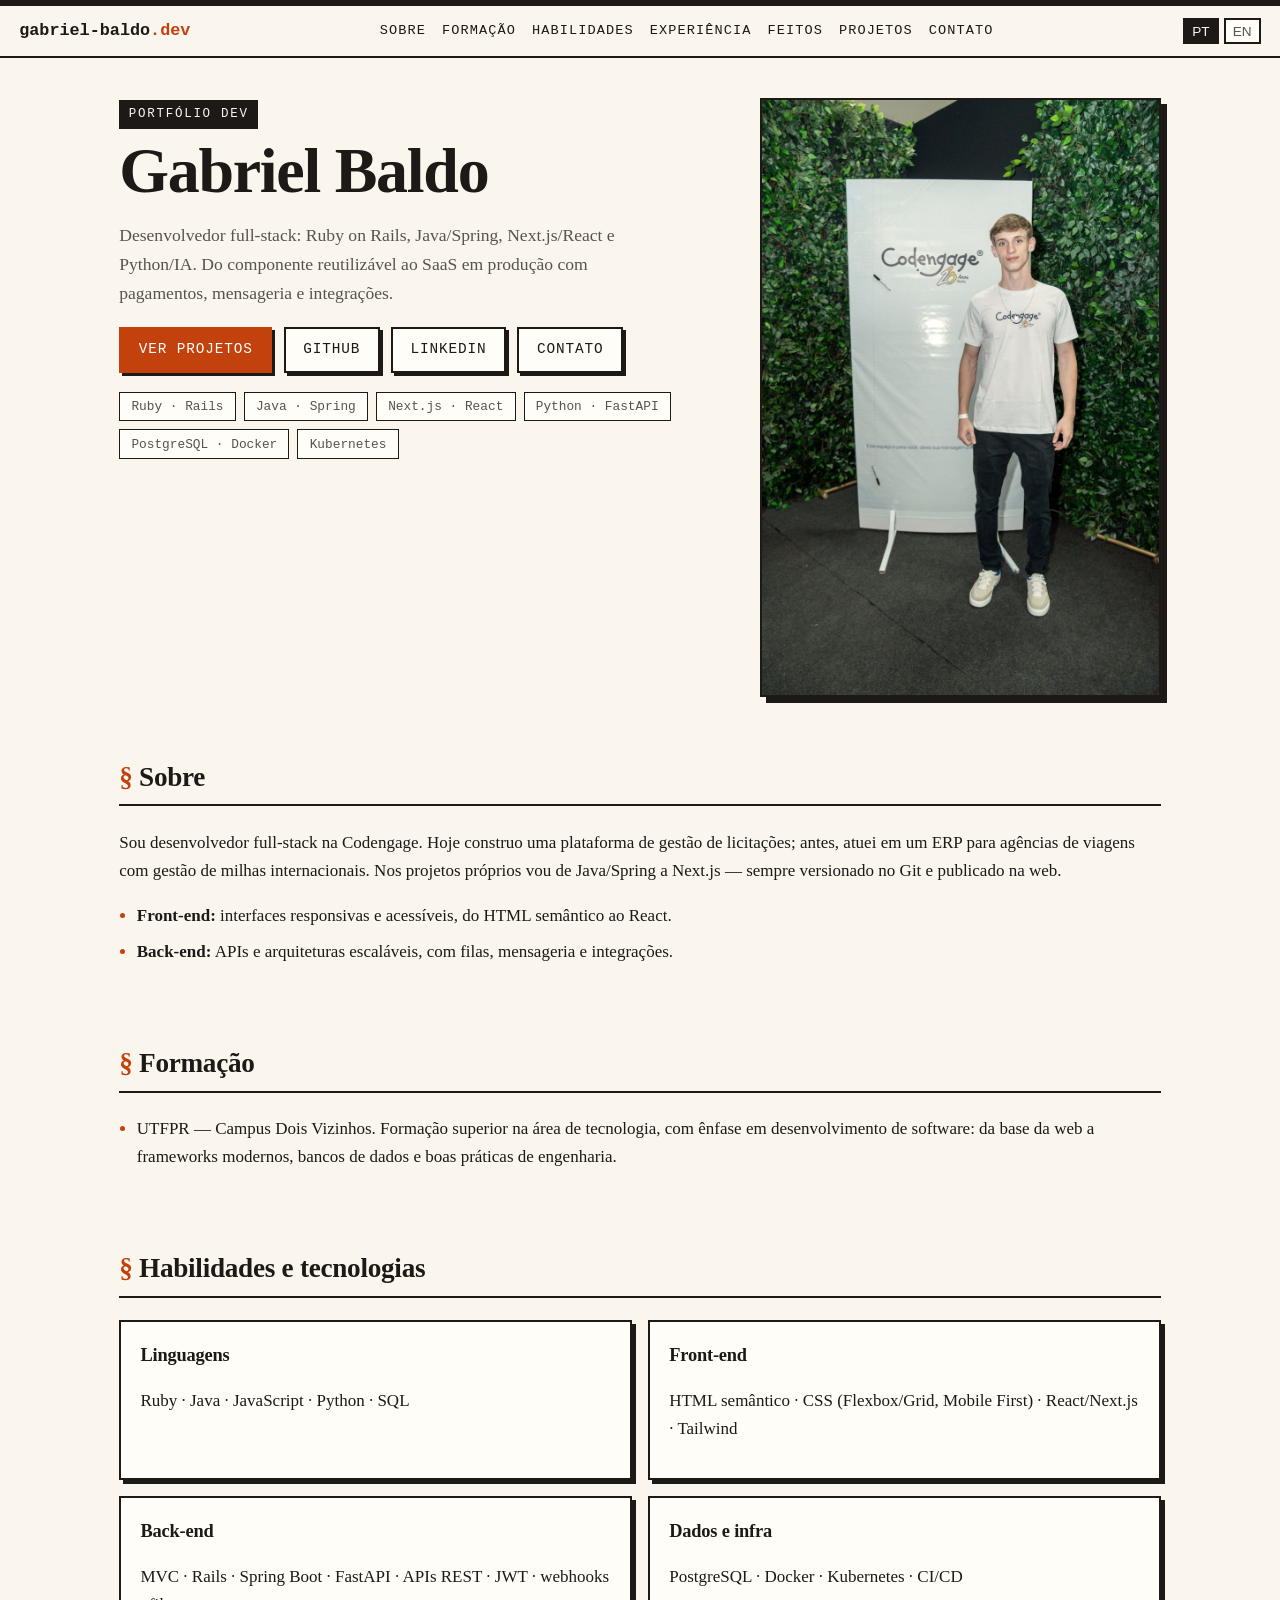
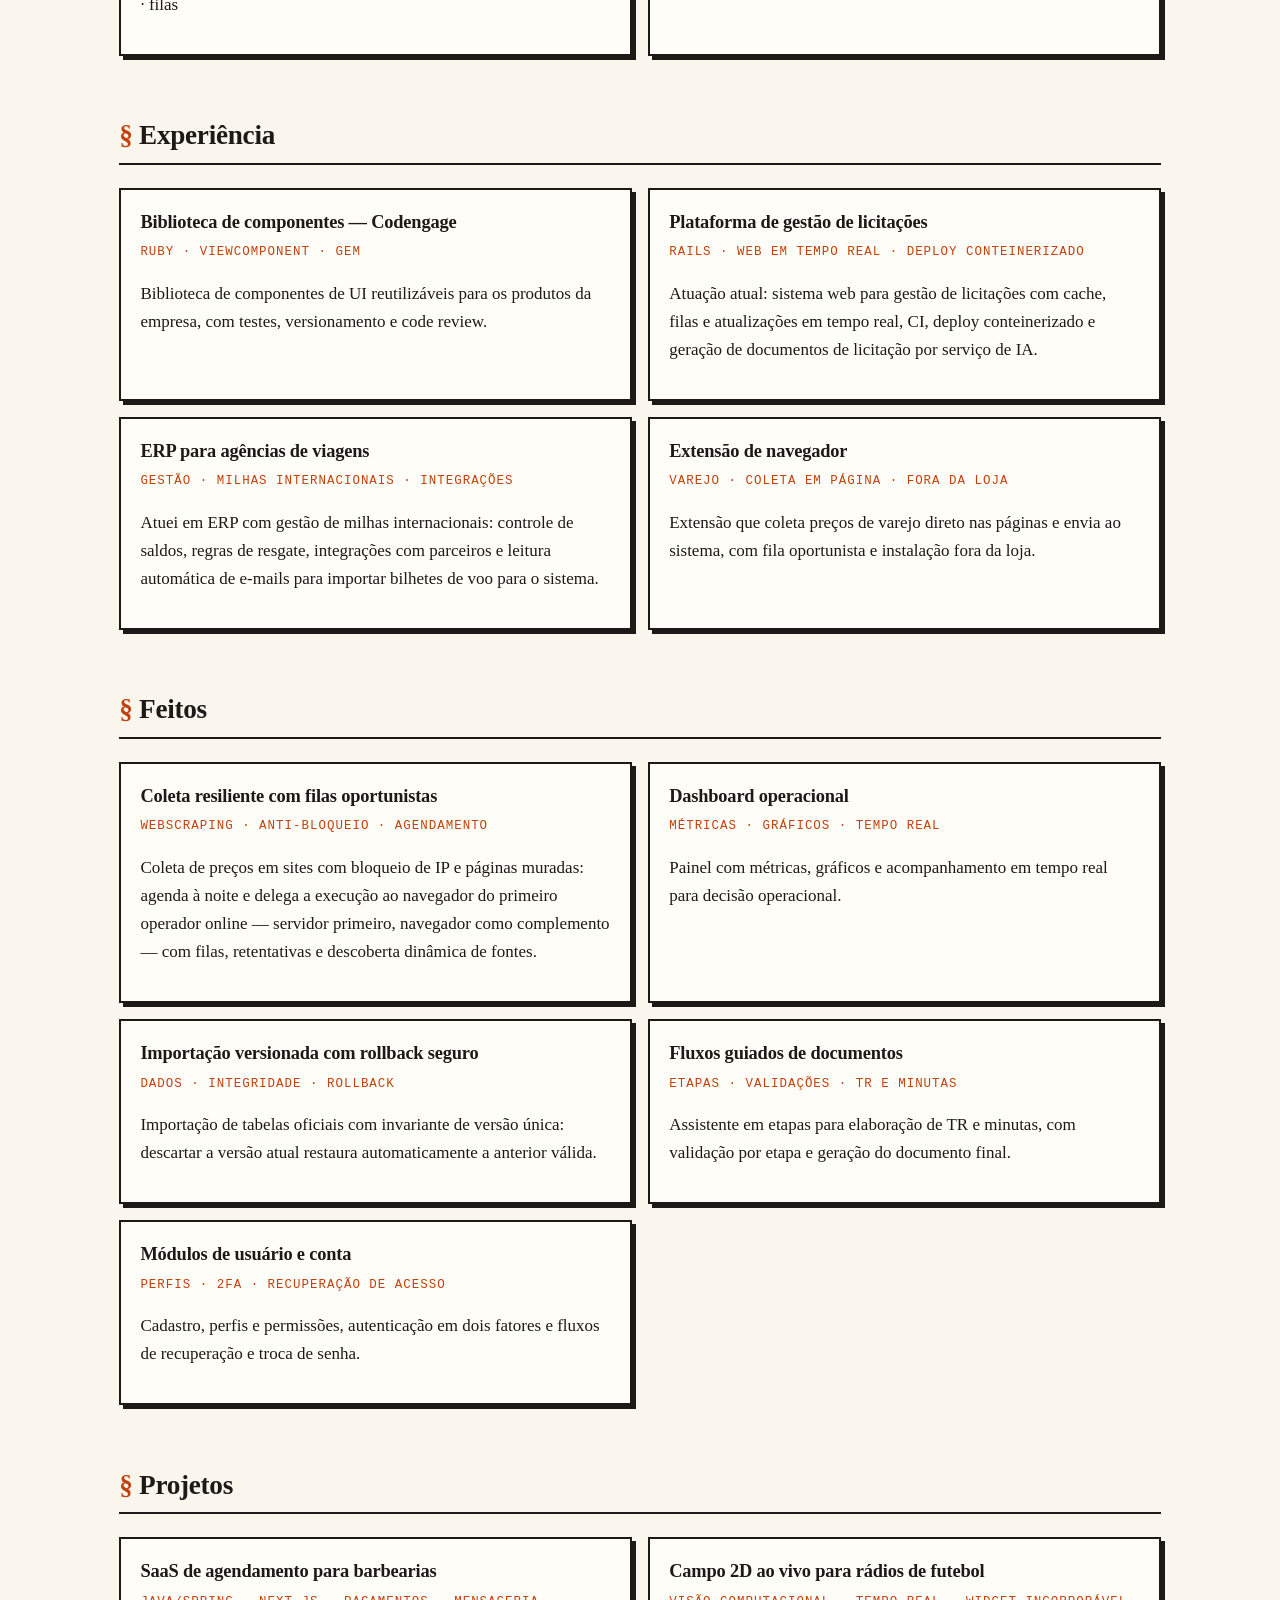
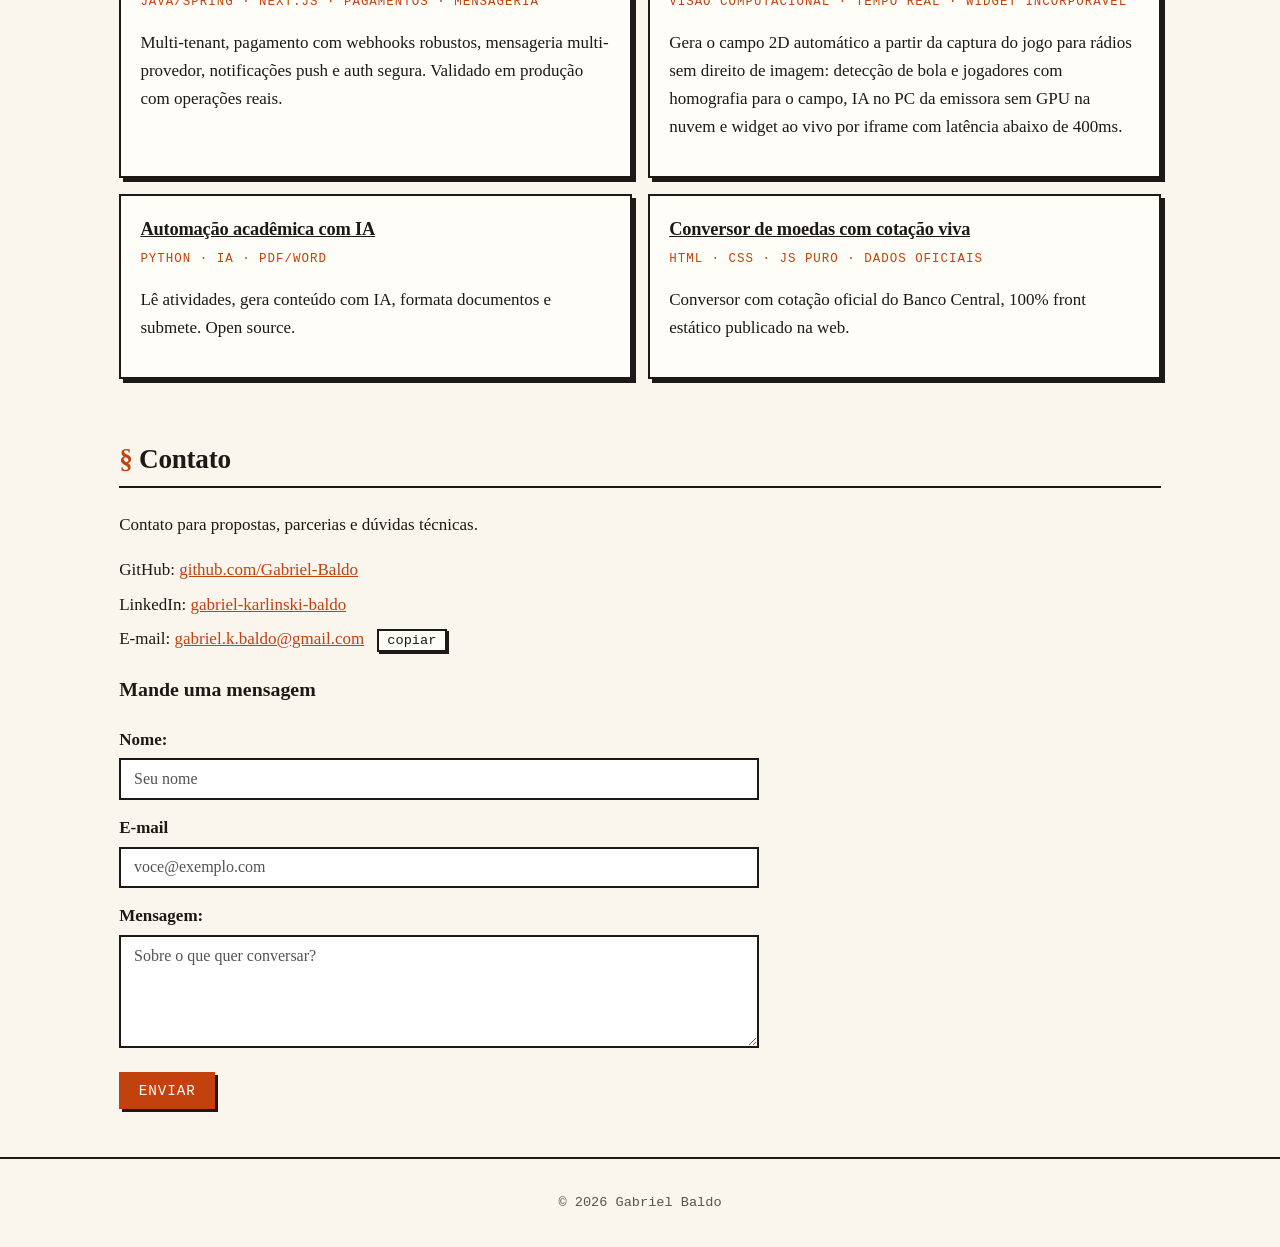
<file: index.html>
<!DOCTYPE html>
<html lang="pt-BR">
<head>
  <meta charset="UTF-8">
  <meta name="viewport" content="width=device-width, initial-scale=1.0">
  <meta name="description" content="Gabriel Baldo — desenvolvedor full-stack (Ruby on Rails, Java/Spring, Next.js/React, Python/IA).">
  <meta property="og:title" content="Gabriel Baldo — Dev Portfolio">
  <meta property="og:description" content="Ruby on Rails · Java/Spring · Next.js/React · Python/IA.">
  <meta property="og:type" content="website">
  <meta property="og:url" content="https://gabriel-baldo.github.io/portfolio/">
  <meta property="og:image" content="https://gabriel-baldo.github.io/portfolio/assets/img/hero.jpg">
  <meta name="twitter:card" content="summary_large_image">
  <meta name="twitter:title" content="Gabriel Baldo — Dev Portfolio">
  <meta name="twitter:description" content="Ruby on Rails · Java/Spring · Next.js/React · Python/IA.">
  <meta name="twitter:image" content="https://gabriel-baldo.github.io/portfolio/assets/img/hero.jpg">
  <title>Gabriel Baldo — Dev Portfolio</title>
  <link rel="stylesheet" href="css/style.css">
  <link rel="icon" href="data:image/svg+xml,<svg xmlns='http://www.w3.org/2000/svg' viewBox='0 0 64 64'><rect width='64' height='64' fill='%231c1917'/><text x='32' y='43' font-family='monospace' font-size='28' font-weight='bold' fill='%23faf6ee' text-anchor='middle'>GB</text></svg>">
</head>
<body>
  <header class="topo">
    <a class="logo" href="#inicio">gabriel-baldo<span>.dev</span></a>
    <button id="menu-btn" aria-label="Abrir menu" aria-expanded="false">☰</button>
    <nav id="menu">
      <a href="#sobre" data-i18n="nav.sobre">Sobre</a>
      <a href="#formacao" data-i18n="nav.formacao">Formação</a>
      <a href="#habilidades" data-i18n="nav.habilidades">Habilidades</a>
      <a href="#experiencia" data-i18n="nav.experiencia">Experiência</a>
      <a href="#feitos" data-i18n="nav.feitos">Feitos</a>
      <a href="#projetos" data-i18n="nav.projetos">Projetos</a>
      <a href="#contato" data-i18n="nav.contato">Contato</a>
    </nav>
    <div class="lang-toggle" role="group" aria-label="Idioma / Language">
      <button type="button" data-lang="pt" aria-pressed="true" title="Português">PT</button>
      <button type="button" data-lang="en" aria-pressed="false" title="English">EN</button>
    </div>
  </header>

  <main id="inicio">
    <section class="hero">
      <div class="hero-texto">
        <p class="kicker" data-i18n="hero.kicker">Portfólio dev</p>
        <h1>Gabriel Baldo</h1>
        <p class="sub" data-i18n="hero.sub">Desenvolvedor full-stack: Ruby on Rails, Java/Spring, Next.js/React e Python/IA. Do componente reutilizável ao SaaS em produção com pagamentos, mensageria e integrações.</p>
        <div class="cta">
          <a class="btn primario" href="#projetos" data-i18n="cta.projetos">Ver projetos</a>
          <a class="btn" href="https://github.com/Gabriel-Baldo" target="_blank" rel="noopener">GitHub</a>
          <a class="btn" href="https://www.linkedin.com/in/gabriel-karlinski-baldo/" target="_blank" rel="noopener">LinkedIn</a>
          <a class="btn" href="#contato" data-i18n="cta.contato">Contato</a>
        </div>
        <ul class="stack-chips" aria-label="Stack principal">
          <li>Ruby · Rails</li>
          <li>Java · Spring</li>
          <li>Next.js · React</li>
          <li>Python · FastAPI</li>
          <li>PostgreSQL · Docker</li>
          <li>Kubernetes</li>
        </ul>
      </div>
      <figure class="hero-foto">
        <img src="assets/img/hero.jpg" alt="Gabriel Baldo" width="900" height="1350" loading="eager" data-i18n-alt="hero.alt">
      </figure>
    </section>

    <section id="sobre">
      <h2 data-i18n="sobre.h2">Sobre</h2>
      <p data-i18n="sobre.p">Sou desenvolvedor full-stack na Codengage. No dia a dia construo uma plataforma de gestão de licitações e um ERP para agências de viagens com gestão de milhas internacionais. Nos projetos próprios vou de Java/Spring a Next.js — sempre versionado no Git e publicado na web.</p>
      <ul class="destaques">
        <li data-i18n-html="sobre.li1"><strong>Front-end:</strong> interfaces responsivas e acessíveis, do HTML semântico ao React.</li>
        <li data-i18n-html="sobre.li2"><strong>Back-end:</strong> APIs e arquiteturas escaláveis, com filas, mensageria e integrações.</li>
      </ul>
    </section>

    <section id="formacao">
      <h2 data-i18n="formacao.h2">Formação</h2>
      <ul>
        <li data-i18n="formacao.li1"><strong>UTFPR — Campus Dois Vizinhos.</strong> Formação superior na área de tecnologia, com ênfase em desenvolvimento de software: da base da web a frameworks modernos, bancos de dados e boas práticas de engenharia.</li>
      </ul>
    </section>

    <section id="habilidades">
      <h2 data-i18n="hab.h2">Habilidades e tecnologias</h2>
      <div class="grid">
        <article class="card">
          <h3 data-i18n="hab.c1h">Linguagens</h3>
          <p>Ruby · Java · JavaScript · Python · SQL</p>
        </article>
        <article class="card">
          <h3 data-i18n="hab.c2h">Front-end</h3>
          <p data-i18n="hab.c2p">HTML semântico · CSS (Flexbox/Grid, Mobile First) · React/Next.js · Tailwind</p>
        </article>
        <article class="card">
          <h3 data-i18n="hab.c3h">Back-end</h3>
          <p data-i18n="hab.c3p">MVC · Rails · Spring Boot · FastAPI · APIs REST · JWT · webhooks · filas</p>
        </article>
        <article class="card">
          <h3 data-i18n="hab.c4h">Dados e infra</h3>
          <p data-i18n="hab.c4p">PostgreSQL · Docker · Kubernetes · CI/CD</p>
        </article>
      </div>
    </section>

    <section id="experiencia">
      <h2 data-i18n="exp.h2">Experiência</h2>
      <div class="grid">
        <article class="card">
          <h3 data-i18n="exp.c1h">Codengage — Desenvolvedor full-stack</h3>
          <p class="meta" data-i18n="exp.c1m">Ruby · Componentes reutilizáveis · Produtos web</p>
          <p data-i18n="exp.c1p">Atuação em produtos da empresa, do componente reutilizável à regra de negócio, com testes, code review e deploy contínuo.</p>
        </article>
        <article class="card">
          <h3 data-i18n="exp.c2h">Plataforma de gestão de licitações</h3>
          <p class="meta" data-i18n="exp.c2m">Rails · Web em tempo real · Deploy conteinerizado</p>
          <p data-i18n="exp.c2p">Atuação atual: sistema web para gestão de licitações com cache, filas e atualizações em tempo real, CI, deploy conteinerizado e geração de documentos de licitação por serviço de IA.</p>
        </article>
        <article class="card">
          <h3 data-i18n="exp.c3h">ERP para agências de viagens</h3>
          <p class="meta" data-i18n="exp.c3m">Gestão · Milhas internacionais · Integrações</p>
          <p data-i18n="exp.c3p">Atuei em ERP com gestão de milhas internacionais: controle de saldos, regras de resgate, integrações com parceiros e leitura automática de e-mails para importar bilhetes de voo para o sistema.</p>
        </article>
        <article class="card">
          <h3 data-i18n="exp.c4h">Extensão de navegador</h3>
          <p class="meta" data-i18n="exp.c4m">Varejo · Coleta em página · Fora da loja</p>
          <p data-i18n="exp.c4p">Extensão que coleta preços de varejo direto nas páginas e envia ao sistema, com fila oportunista e instalação fora da loja.</p>
        </article>
      </div>
    </section>

    <section id="feitos">
      <h2 data-i18n="feat.h2">Feitos</h2>
      <div class="grid">
        <article class="card">
          <h3 data-i18n="feat.c1h">Coleta resiliente com filas oportunistas</h3>
          <p class="meta" data-i18n="feat.c1m">Webscraping · Anti-bloqueio · Agendamento</p>
          <p data-i18n="feat.c1p">Coleta de preços em sites com bloqueio de IP e páginas muradas: agenda à noite e delega a execução ao navegador do primeiro operador online — servidor primeiro, navegador como complemento — com filas, retentativas e descoberta dinâmica de fontes.</p>
        </article>
        <article class="card">
          <h3 data-i18n="feat.c2h">Dashboard operacional</h3>
          <p class="meta" data-i18n="feat.c2m">Métricas · Gráficos · Tempo real</p>
          <p data-i18n="feat.c2p">Painel com métricas, gráficos e acompanhamento em tempo real para decisão operacional.</p>
        </article>
        <article class="card">
          <h3 data-i18n="feat.c3h">Importação versionada com rollback seguro</h3>
          <p class="meta" data-i18n="feat.c3m">Dados · Integridade · Rollback</p>
          <p data-i18n="feat.c3p">Importação de tabelas oficiais com invariante de versão única: descartar a versão atual restaura automaticamente a anterior válida.</p>
        </article>
        <article class="card">
          <h3 data-i18n="feat.c5h">Fluxos guiados de documentos</h3>
          <p class="meta" data-i18n="feat.c5m">Etapas · Validações · TR e minutas</p>
          <p data-i18n="feat.c5p">Assistente em etapas para elaboração de TR e minutas, com validação por etapa e geração do documento final.</p>
        </article>
        <article class="card">
          <h3 data-i18n="feat.c6h">Módulos de usuário e conta</h3>
          <p class="meta" data-i18n="feat.c6m">Perfis · 2FA · Recuperação de acesso</p>
          <p data-i18n="feat.c6p">Cadastro, perfis e permissões, autenticação em dois fatores e fluxos de recuperação e troca de senha.</p>
        </article>
      </div>
    </section>

    <section id="projetos">
      <h2 data-i18n="proj.h2">Projetos</h2>
      <div class="grid">
        <article class="card">
          <h3 data-i18n="proj.c1h">SaaS de agendamento para barbearias</h3>
          <p class="meta" data-i18n="proj.c1m">Java/Spring · Next.js · Pagamentos · Mensageria</p>
          <p data-i18n="proj.c1p">Multi-tenant, pagamento com webhooks robustos, mensageria multi-provedor, notificações push e auth segura. Validado em produção com operações reais.</p>
        </article>
        <article class="card">
          <h3 data-i18n="proj.c2h">Campo 2D ao vivo para rádios de futebol</h3>
          <p class="meta" data-i18n="proj.c2m">Visão computacional · Tempo real · Widget incorporável</p>
          <p data-i18n="proj.c2p">Gera o campo 2D automático a partir da captura do jogo para rádios sem direito de imagem: detecção de bola e jogadores com homografia para o campo, IA no PC da emissora sem GPU na nuvem e widget ao vivo por iframe com latência abaixo de 400ms.</p>
        </article>
        <article class="card">
          <h3><a href="https://github.com/Gabriel-Baldo/moodle-workflow" target="_blank" rel="noopener" data-i18n="proj.c3h">Automação acadêmica com IA</a></h3>
          <p class="meta" data-i18n="proj.c3m">Python · IA · PDF/Word</p>
          <p data-i18n="proj.c3p">Lê atividades, gera conteúdo com IA, formata documentos e submete. Open source.</p>
        </article>
        <article class="card">
          <h3><a href="https://github.com/Gabriel-Baldo/cambio-hoje" target="_blank" rel="noopener" data-i18n="proj.c4h">Conversor de moedas com cotação viva</a></h3>
          <p class="meta" data-i18n="proj.c4m">HTML · CSS · JS puro · Dados oficiais</p>
          <p data-i18n="proj.c4p">Conversor com cotação oficial do Banco Central, 100% front estático publicado na web.</p>
        </article>
      </div>
    </section>

    <section id="contato">
      <h2 data-i18n="cont.h2">Contato</h2>
      <p data-i18n="cont.p">Contato para propostas, parcerias e dúvidas técnicas.</p>
      <ul class="contato-lista">
        <li>GitHub: <a href="https://github.com/Gabriel-Baldo" target="_blank" rel="noopener">github.com/Gabriel-Baldo</a></li>
        <li>LinkedIn: <a href="https://www.linkedin.com/in/gabriel-karlinski-baldo/" target="_blank" rel="noopener">gabriel-karlinski-baldo</a></li>
        <li><span data-i18n="cont.email">E-mail</span>: <a href="mailto:gabriel.k.baldo@gmail.com">gabriel.k.baldo@gmail.com</a> <button id="copiar-email" type="button" data-i18n="cont.copiar">copiar</button></li>
      </ul>
      <h3 data-i18n="cont.fh">Mande uma mensagem</h3>
      <form id="contato-form" action="mailto:gabriel.k.baldo@gmail.com" method="post" enctype="text/plain">
        <div>
          <label for="f-nome" data-i18n="cont.nome">Nome:</label>
          <input type="text" id="f-nome" name="nome" required data-i18n-ph="cont.nomePh" placeholder="Seu nome">
        </div>
        <div>
          <label for="f-email" data-i18n="cont.email">E-mail:</label>
          <input type="email" id="f-email" name="email" required data-i18n-ph="cont.emailPh" placeholder="voce@exemplo.com">
        </div>
        <div>
          <label for="f-msg" data-i18n="cont.msg">Mensagem:</label>
          <textarea id="f-msg" name="mensagem" rows="5" required data-i18n-ph="cont.msgPh" placeholder="Sobre o que quer conversar?"></textarea>
        </div>
        <button class="btn primario" type="submit" data-i18n="cont.enviar">Enviar</button>
      </form>
    </section>
  </main>

  <footer>
    <p>© <span id="ano">2026</span> Gabriel Baldo</p>
  </footer>

  <script src="js/main.js"></script>
</body>
</html>
</file>
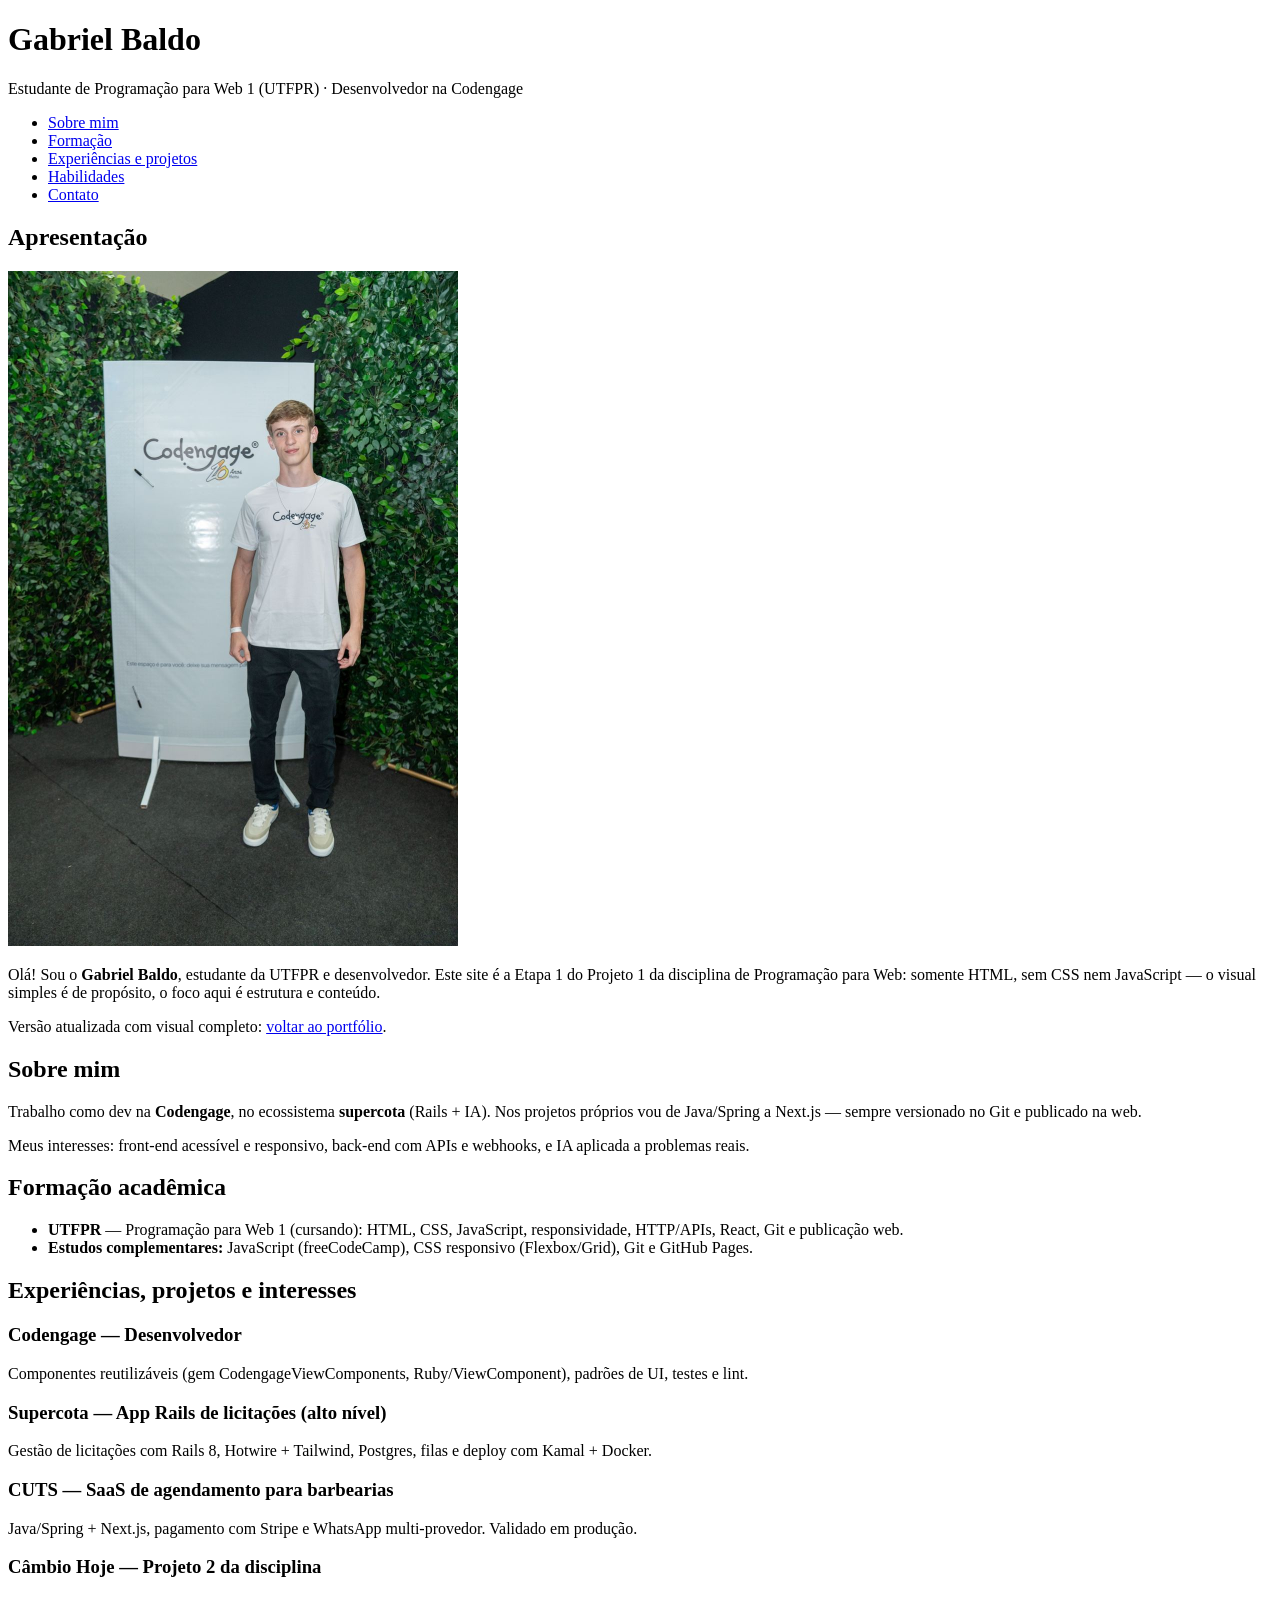
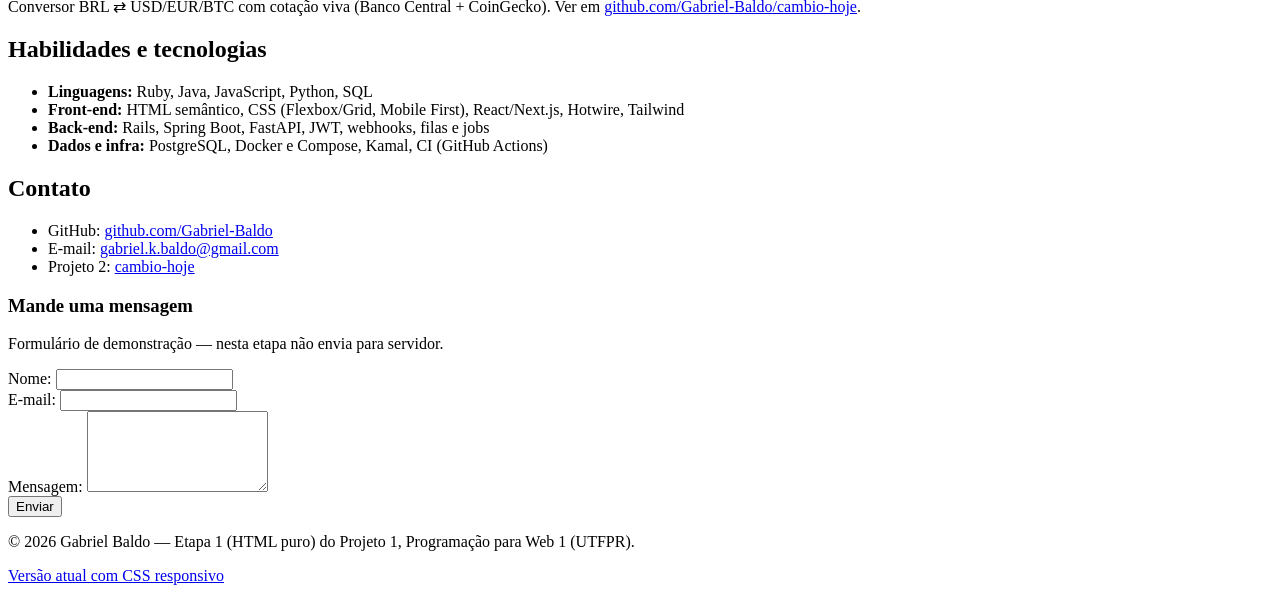
<file: etapa-1/index.html>
<!DOCTYPE html>
<html lang="pt-BR">
<head>
  <meta charset="UTF-8">
  <meta name="viewport" content="width=device-width, initial-scale=1.0">
  <meta name="description" content="Site pessoal de Gabriel Baldo — estudante de Programação para Web 1 (UTFPR) e desenvolvedor na Codengage. Etapa 1: somente HTML.">
  <title>Gabriel Baldo — Site Pessoal (Etapa 1: HTML puro)</title>
</head>
<body>
  <header>
    <h1>Gabriel Baldo</h1>
    <p>Estudante de Programação para Web 1 (UTFPR) · Desenvolvedor na Codengage</p>
    <nav>
      <ul>
        <li><a href="#sobre">Sobre mim</a></li>
        <li><a href="#formacao">Formação</a></li>
        <li><a href="#experiencias">Experiências e projetos</a></li>
        <li><a href="#habilidades">Habilidades</a></li>
        <li><a href="#contato">Contato</a></li>
      </ul>
    </nav>
  </header>

  <main>
    <section id="apresentacao">
      <h2>Apresentação</h2>
      <img src="../assets/img/hero.jpg" alt="Gabriel Baldo no evento de 10 anos da Codengage" width="450" height="675">
      <p>Olá! Sou o <strong>Gabriel Baldo</strong>, estudante da UTFPR e desenvolvedor. Este site é a Etapa 1 do Projeto 1 da disciplina de Programação para Web: somente HTML, sem CSS nem JavaScript — o visual simples é de propósito, o foco aqui é estrutura e conteúdo.</p>
      <p>Versão atualizada com visual completo: <a href="../index.html">voltar ao portfólio</a>.</p>
    </section>

    <section id="sobre">
      <h2>Sobre mim</h2>
      <p>Trabalho como dev na <strong>Codengage</strong>, no ecossistema <strong>supercota</strong> (Rails + IA). Nos projetos próprios vou de Java/Spring a Next.js — sempre versionado no Git e publicado na web.</p>
      <p>Meus interesses: front-end acessível e responsivo, back-end com APIs e webhooks, e IA aplicada a problemas reais.</p>
    </section>

    <section id="formacao">
      <h2>Formação acadêmica</h2>
      <ul>
        <li><strong>UTFPR</strong> — Programação para Web 1 (cursando): HTML, CSS, JavaScript, responsividade, HTTP/APIs, React, Git e publicação web.</li>
        <li><strong>Estudos complementares:</strong> JavaScript (freeCodeCamp), CSS responsivo (Flexbox/Grid), Git e GitHub Pages.</li>
      </ul>
    </section>

    <section id="experiencias">
      <h2>Experiências, projetos e interesses</h2>
      <article>
        <h3>Codengage — Desenvolvedor</h3>
        <p>Componentes reutilizáveis (gem CodengageViewComponents, Ruby/ViewComponent), padrões de UI, testes e lint.</p>
      </article>
      <article>
        <h3>Supercota — App Rails de licitações (alto nível)</h3>
        <p>Gestão de licitações com Rails 8, Hotwire + Tailwind, Postgres, filas e deploy com Kamal + Docker.</p>
      </article>
      <article>
        <h3>CUTS — SaaS de agendamento para barbearias</h3>
        <p>Java/Spring + Next.js, pagamento com Stripe e WhatsApp multi-provedor. Validado em produção.</p>
      </article>
      <article>
        <h3>Câmbio Hoje — Projeto 2 da disciplina</h3>
        <p>Conversor BRL ⇄ USD/EUR/BTC com cotação viva (Banco Central + CoinGecko). Ver em <a href="https://github.com/Gabriel-Baldo/cambio-hoje">github.com/Gabriel-Baldo/cambio-hoje</a>.</p>
      </article>
    </section>

    <section id="habilidades">
      <h2>Habilidades e tecnologias</h2>
      <ul>
        <li><strong>Linguagens:</strong> Ruby, Java, JavaScript, Python, SQL</li>
        <li><strong>Front-end:</strong> HTML semântico, CSS (Flexbox/Grid, Mobile First), React/Next.js, Hotwire, Tailwind</li>
        <li><strong>Back-end:</strong> Rails, Spring Boot, FastAPI, JWT, webhooks, filas e jobs</li>
        <li><strong>Dados e infra:</strong> PostgreSQL, Docker e Compose, Kamal, CI (GitHub Actions)</li>
      </ul>
    </section>

    <section id="contato">
      <h2>Contato</h2>
      <ul>
        <li>GitHub: <a href="https://github.com/Gabriel-Baldo">github.com/Gabriel-Baldo</a></li>
        <li>E-mail: <a href="mailto:gabriel.k.baldo@gmail.com">gabriel.k.baldo@gmail.com</a></li>
        <li>Projeto 2: <a href="https://github.com/Gabriel-Baldo/cambio-hoje">cambio-hoje</a></li>
      </ul>
      <h3>Mande uma mensagem</h3>
      <p>Formulário de demonstração — nesta etapa não envia para servidor.</p>
      <form action="mailto:gabriel.k.baldo@gmail.com" method="post" enctype="text/plain">
        <div>
          <label for="nome">Nome:</label>
          <input type="text" id="nome" name="nome" required>
        </div>
        <div>
          <label for="email">E-mail:</label>
          <input type="email" id="email" name="email" required>
        </div>
        <div>
          <label for="mensagem">Mensagem:</label>
          <textarea id="mensagem" name="mensagem" rows="5" required></textarea>
        </div>
        <button type="submit">Enviar</button>
      </form>
    </section>
  </main>

  <footer>
    <p>© 2026 Gabriel Baldo — Etapa 1 (HTML puro) do Projeto 1, Programação para Web 1 (UTFPR).</p>
    <p><a href="../index.html">Versão atual com CSS responsivo</a></p>
  </footer>
</body>
</html>
</file>
<file: css/style.css>
:root {
  --papel: #faf6ee;
  --tinta: #1c1917;
  --suave: #57534e;
  --linha: #1c1917;
  --queimado: #c2410c;
  --queimado-fundo: #ffedd5;
  --cartao: #fffdf7;
  --max: 1080px;
}
* { box-sizing: border-box; }
html { scroll-behavior: smooth; }
body {
  margin: 0;
  background: var(--papel);
  color: var(--tinta);
  font: 17px/1.65 Georgia, 'Times New Roman', serif;
  border-top: 6px solid var(--tinta);
}
img { max-width: 100%; height: auto; }
a { color: var(--queimado); }
a:hover { color: var(--tinta); }

.topo {
  position: sticky; top: 0; z-index: 10;
  display: flex; align-items: center; justify-content: space-between; gap: .6rem;
  padding: .7rem 1.2rem;
  background: var(--papel);
  border-bottom: 2px solid var(--linha);
}
.logo {
  font-family: ui-monospace, 'Cascadia Mono', Menlo, Consolas, monospace;
  font-weight: 700; font-size: .95rem; color: var(--tinta); text-decoration: none;
  white-space: nowrap;
}
.logo:hover { color: var(--queimado); text-decoration: none; }
.logo span { color: var(--queimado); }
#menu-btn {
  background: var(--cartao); color: var(--tinta);
  border: 2px solid var(--linha); border-radius: 0;
  padding: .3rem .6rem; font-size: 1.1rem; cursor: pointer;
  box-shadow: 3px 3px 0 var(--linha);
}
#menu-btn:hover { background: var(--queimado-fundo); }
#menu-btn:active { box-shadow: 0 0 0 var(--linha); transform: translate(3px, 3px); }
#menu {
  display: none;
  position: absolute; top: 100%; right: .8rem;
  flex-direction: column; gap: .4rem;
  background: var(--cartao);
  border: 2px solid var(--linha); box-shadow: 4px 4px 0 var(--linha);
  padding: .8rem 1rem;
}
#menu.aberto { display: flex; }
#menu a {
  color: var(--tinta); text-decoration: none;
  font-family: ui-monospace, Menlo, Consolas, monospace;
  font-size: .85rem; text-transform: uppercase; letter-spacing: .08em;
}
#menu a:hover { color: var(--queimado); }

.lang-toggle { display: flex; gap: .3rem; }
.lang-toggle button {
  background: var(--cartao); color: var(--suave);
  border: 2px solid var(--linha); border-radius: 0;
  padding: .2rem .45rem; cursor: pointer; font-size: .85rem;
}
.lang-toggle button:hover { color: var(--tinta); }
.lang-toggle button[aria-pressed="true"] {
  background: var(--tinta); color: var(--papel); border-color: var(--tinta);
}

main { max-width: var(--max); margin: 0 auto; padding: 0 1.2rem 3rem; }
section { padding: 2.2rem 0 0; }
.kicker {
  display: inline-block;
  font-family: ui-monospace, Menlo, Consolas, monospace;
  font-size: .78rem; text-transform: uppercase; letter-spacing: .14em;
  color: var(--papel); background: var(--tinta);
  padding: .25rem .6rem; margin: 0;
}
h1 {
  font-size: clamp(2.4rem, 9vw, 4rem);
  line-height: 1.02; letter-spacing: -0.02em;
  margin: .6rem 0 .4rem;
}
h2 {
  font-size: 1.5rem; letter-spacing: -0.01em;
  border-bottom: 2px solid var(--linha); padding-bottom: .3rem;
}
h2::before { content: "§ "; color: var(--queimado); }
.sub { color: var(--suave); max-width: 60ch; font-size: 1.1rem; }

.hero { display: grid; grid-template-columns: 1fr; gap: 1.5rem; padding-top: 2rem; }
.cta { display: flex; gap: .7rem; flex-wrap: wrap; margin: 1.2rem 0; }
.btn {
  display: inline-block; padding: .55rem 1.1rem;
  border: 2px solid var(--linha); border-radius: 0;
  color: var(--tinta); text-decoration: none; background: var(--cartao);
  font-family: ui-monospace, Menlo, Consolas, monospace;
  font-size: .9rem; text-transform: uppercase; letter-spacing: .06em;
  box-shadow: 3px 3px 0 var(--linha);
  cursor: pointer;
}
.btn:hover { background: var(--queimado-fundo); color: var(--tinta); text-decoration: none; }
.btn:active { box-shadow: 0 0 0 var(--linha); transform: translate(3px, 3px); }
.btn.primario { background: var(--queimado); border-color: var(--queimado); color: #fff; box-shadow: 3px 3px 0 var(--tinta); }
.btn.primario:hover { background: var(--tinta); color: #fff; }
.stack-chips { display: flex; flex-wrap: wrap; gap: .5rem; padding: 0; list-style: none; }
.stack-chips li {
  border: 1px solid var(--linha); background: var(--cartao);
  padding: .2rem .7rem;
  font-family: ui-monospace, Menlo, Consolas, monospace;
  font-size: .8rem; color: var(--suave);
}
.hero-foto { margin: 0; border: 2px solid var(--linha); box-shadow: 6px 6px 0 var(--linha); }
.hero-foto img, .foto img { width: 100%; height: auto; display: block; filter: sepia(.18) contrast(1.02); }
figcaption {
  font-family: ui-monospace, Menlo, Consolas, monospace;
  font-size: .78rem; color: var(--suave);
  border-top: 2px solid var(--linha); padding: .4rem .6rem;
  background: var(--cartao);
}

.grid { display: grid; grid-template-columns: 1fr; gap: 1rem; }
.card {
  background: var(--cartao); border: 2px solid var(--linha);
  box-shadow: 4px 4px 0 var(--linha);
  padding: 1.1rem 1.2rem;
}
.card h3 { margin: 0 0 .3rem; font-size: 1.15rem; letter-spacing: -0.01em; }
.card h3 a { color: var(--tinta); }
.card h3 a:hover { color: var(--queimado); }
.meta {
  font-family: ui-monospace, Menlo, Consolas, monospace;
  font-size: .78rem; text-transform: uppercase; letter-spacing: .08em;
  color: var(--queimado); margin: 0 0 .6rem;
}
#formacao ul, .destaques { padding-left: 1.1rem; }
#formacao li, .destaques li { margin-bottom: .5rem; }
#formacao li::marker, .destaques li::marker { color: var(--queimado); }
.contato-lista { list-style: none; padding: 0; }
.contato-lista li { margin: .4rem 0; }
#copiar-email {
  margin-left: .5rem; cursor: pointer;
  background: var(--cartao); color: var(--tinta);
  border: 2px solid var(--linha); padding: .15rem .55rem;
  font-family: ui-monospace, Menlo, Consolas, monospace; font-size: .85rem;
  box-shadow: 2px 2px 0 var(--linha);
}
#copiar-email:hover { background: var(--queimado-fundo); }

form { max-width: 100%; }
form div { margin-bottom: .9rem; }
label { display: block; font-weight: 700; margin-bottom: .3rem; }
input, textarea {
  width: 100%; max-width: 100%;
  padding: .6rem .8rem; font-size: 1rem; font-family: inherit;
  color: var(--tinta); background: #fff;
  border: 2px solid var(--linha); border-radius: 0;
}
input:focus, textarea:focus { outline: 3px solid var(--queimado-fundo); border-color: var(--queimado); }
textarea { resize: vertical; }
input::placeholder, textarea::placeholder { color: var(--suave); }

footer {
  border-top: 2px solid var(--linha);
  text-align: center; color: var(--suave);
  font-family: ui-monospace, Menlo, Consolas, monospace; font-size: .85rem;
  padding: 1.2rem;
}

@media (min-width: 600px) {
  .grid { grid-template-columns: repeat(2, 1fr); }
}

@media (min-width: 900px) {
  h2 { font-size: 1.7rem; }
  .logo { font-size: 1.05rem; }
  .hero { grid-template-columns: 1.2fr .8fr; gap: 2.5rem; align-items: start; padding-top: 2.5rem; }
  #menu-btn { display: none; }
  #menu {
    display: flex; position: static;
    flex-direction: row; gap: 1rem;
    background: none; border: none; box-shadow: none; padding: 0;
  }
  form { max-width: 640px; }
}
</file>
